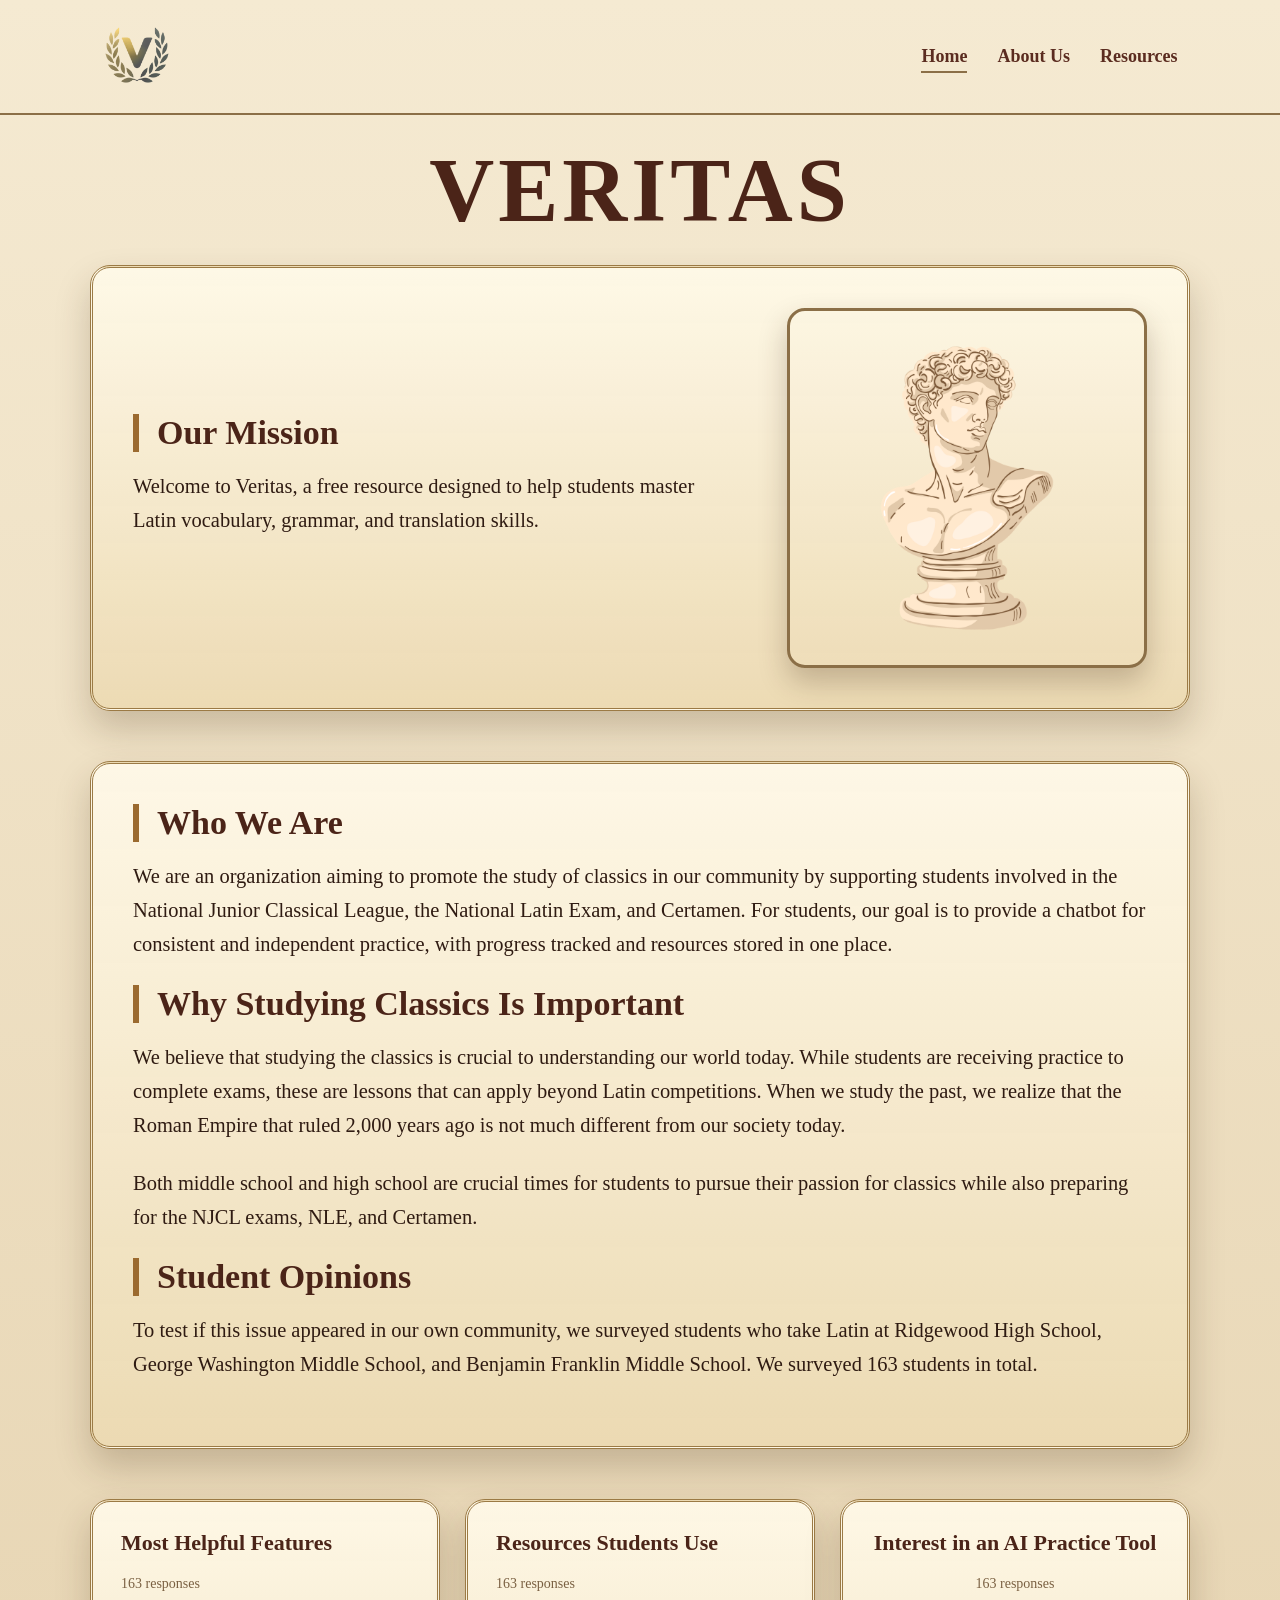
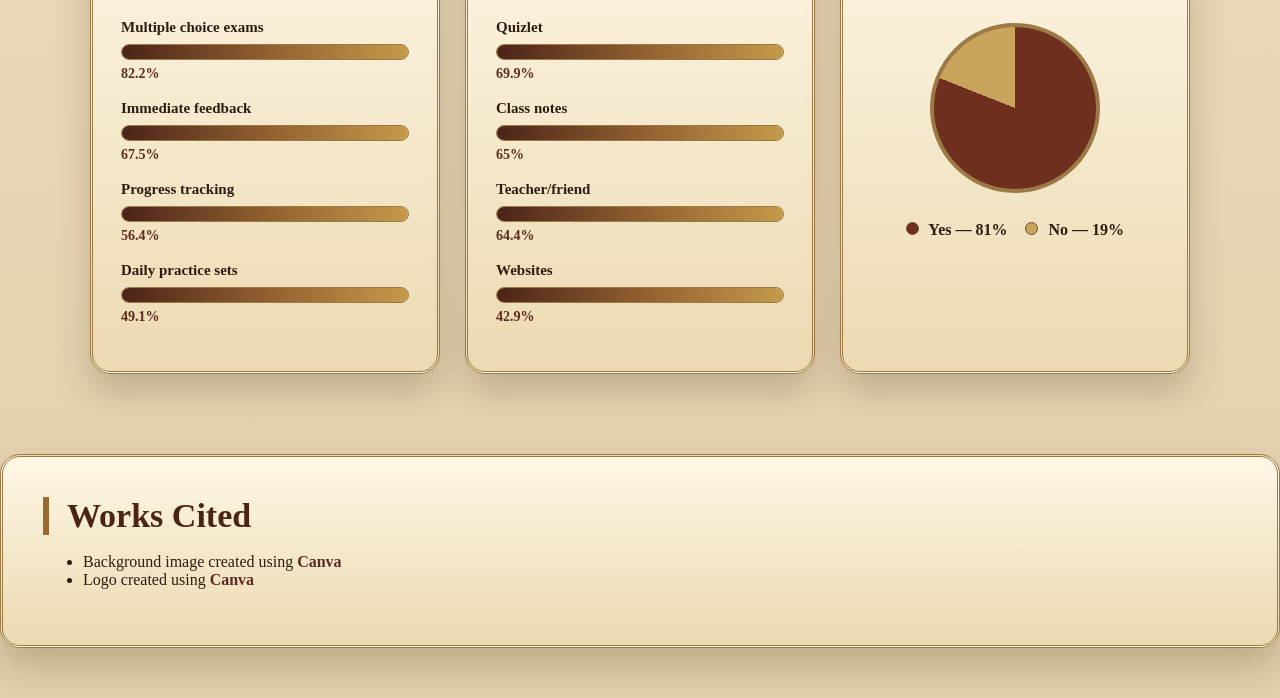
<file: index.html>
<!DOCTYPE html>
<html lang="en">
<head>
  <meta charset="UTF-8">
  <meta name="viewport" content="width=device-width, initial-scale=1.0">
  <title>Veritas</title>
  <link rel="stylesheet" href="main.css">
</head>

<body>
  <header class="site-header">
    <img src="logo.png" alt="Veritas Logo" class="logo">

    <nav>
      <ul class="menu">
        <li><a href="index.html" class="active">Home</a></li>
        <li><a href="about.html">About Us</a></li>
        <li><a href="resources.html">Resources</a></li>
      </ul>
    </nav>
  </header>

  <main class="page">
    <h1 class="page-title">Veritas</h1>

    <section class="section two-column">
      <div>
        <h2>Our Mission</h2>
        <p>
          Welcome to Veritas, a free resource designed to help students master Latin vocabulary,
          grammar, and translation skills.
        </p>
      </div>

      <img src="Untitled design (10).png" alt="Students studying Latin" class="section-image">
    </section>

    <section class="section">
      <h2>Who We Are</h2>
      <p>
        We are an organization aiming to promote the study of classics in our community by supporting
        students involved in the National Junior Classical League, the National Latin Exam, and Certamen.
        For students, our goal is to provide a chatbot for consistent and independent practice, with
        progress tracked and resources stored in one place.
      </p>

      <h2>Why Studying Classics Is Important</h2>
      <p>
        We believe that studying the classics is crucial to understanding our world today. While students
        are receiving practice to complete exams, these are lessons that can apply beyond Latin competitions.
        When we study the past, we realize that the Roman Empire that ruled 2,000 years ago is not much
        different from our society today.
      </p>

      <p>
        Both middle school and high school are crucial times for students to pursue their passion for classics
        while also preparing for the NJCL exams, NLE, and Certamen.
      </p>

      <h2>Student Opinions</h2>
      <p>
        To test if this issue appeared in our own community, we surveyed students who take Latin at Ridgewood
        High School, George Washington Middle School, and Benjamin Franklin Middle School. We surveyed 163
        students in total.
      </p>
    </section>

    <section class="stats-grid">
      <article class="card">
        <h3>Most Helpful Features</h3>
        <p class="small-text">163 responses</p>

        <div class="bar-row">
          <span>Multiple choice exams</span>
          <div class="bar"><div style="width: 82.2%;"></div></div>
          <strong>82.2%</strong>
        </div>

        <div class="bar-row">
          <span>Immediate feedback</span>
          <div class="bar"><div style="width: 67.5%;"></div></div>
          <strong>67.5%</strong>
        </div>

        <div class="bar-row">
          <span>Progress tracking</span>
          <div class="bar"><div style="width: 56.4%;"></div></div>
          <strong>56.4%</strong>
        </div>

        <div class="bar-row">
          <span>Daily practice sets</span>
          <div class="bar"><div style="width: 49.1%;"></div></div>
          <strong>49.1%</strong>
        </div>
      </article>

      <article class="card">
        <h3>Resources Students Use</h3>
        <p class="small-text">163 responses</p>

        <div class="bar-row">
          <span>Quizlet</span>
          <div class="bar"><div style="width: 69.9%;"></div></div>
          <strong>69.9%</strong>
        </div>

        <div class="bar-row">
          <span>Class notes</span>
          <div class="bar"><div style="width: 65%;"></div></div>
          <strong>65%</strong>
        </div>

        <div class="bar-row">
          <span>Teacher/friend</span>
          <div class="bar"><div style="width: 64.4%;"></div></div>
          <strong>64.4%</strong>
        </div>

        <div class="bar-row">
          <span>Websites</span>
          <div class="bar"><div style="width: 42.9%;"></div></div>
          <strong>42.9%</strong>
        </div>
      </article>

      <article class="card center-card">
        <h3>Interest in an AI Practice Tool</h3>
        <p class="small-text">163 responses</p>

        <div class="pie"></div>

        <div class="legend">
          <span><b class="yes"></b> Yes — 81%</span>
          <span><b class="no"></b> No — 19%</span>
        </div>
      </article>
    </section>
  </main>
  <section class="section">
    <h2>Works Cited</h2>
    <ul>
      <li>
        Background image created using
        <a href="https://www.canva.com" target="_blank">Canva</a>
      </li>
      <li>
        Logo created using
        <a href="https://www.canva.com" target="_blank">Canva</a>
      </li>
    </ul>
  </section>
  <script src="app.js"></script>
</body>
</html>
</file>
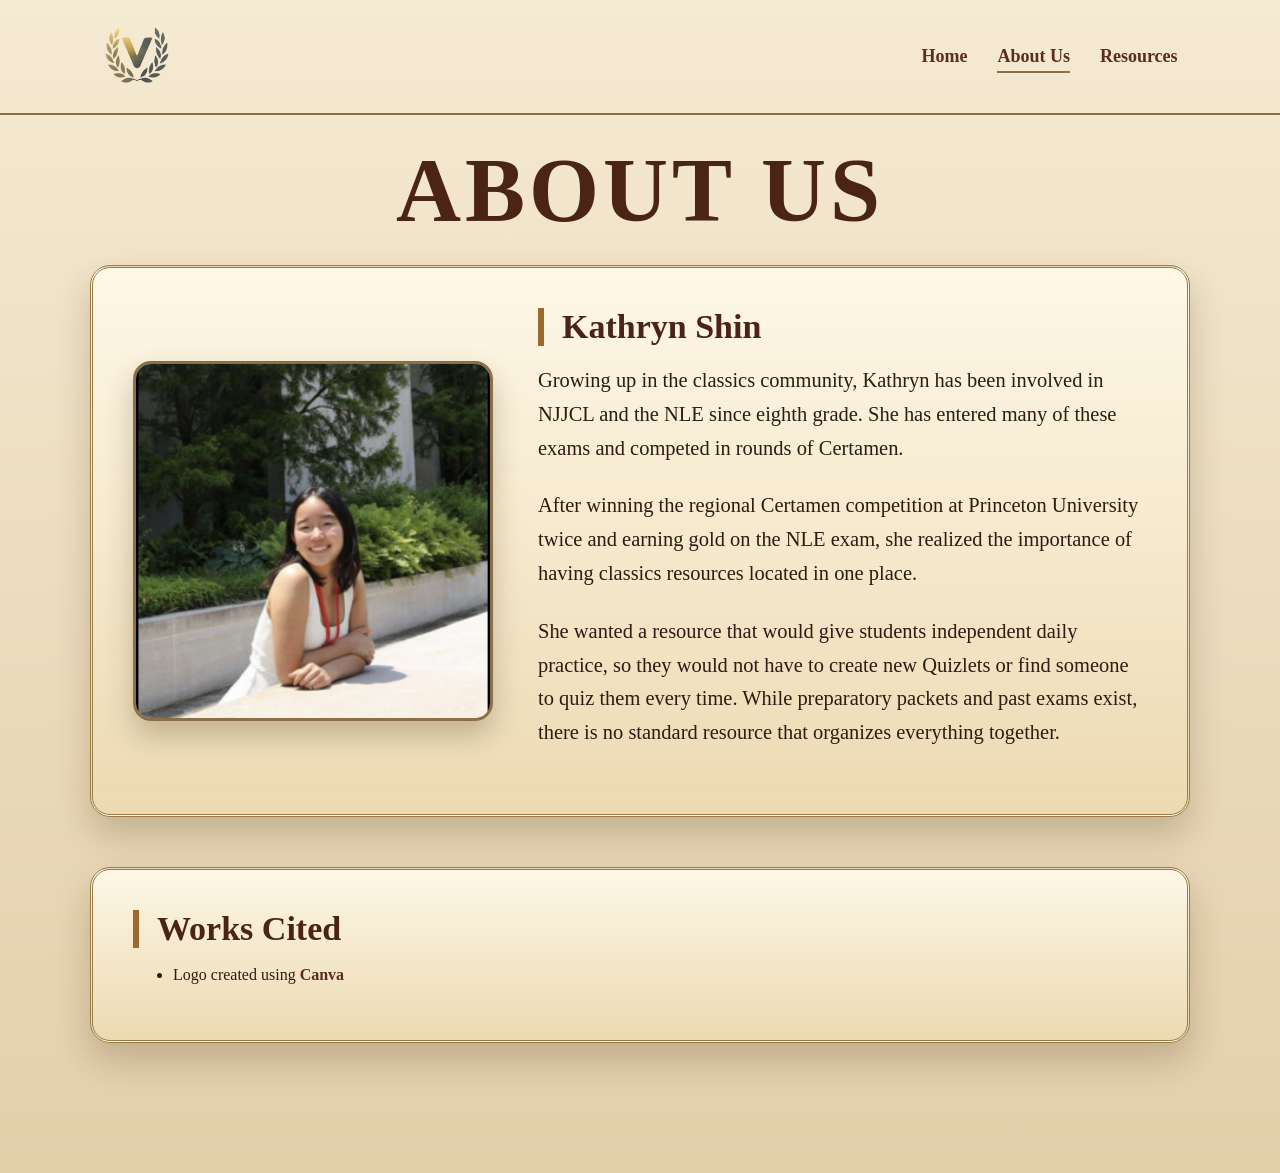
<file: about.html>
<!DOCTYPE html>
<html lang="en">
<head>
  <meta charset="UTF-8">
  <meta name="viewport" content="width=device-width, initial-scale=1.0">
  <title>About Us</title>
  <link rel="stylesheet" href="main.css">
</head>

<body>
  <header class="site-header">
    <img src="logo.png" alt="Veritas Logo" class="logo">

    <nav>
      <ul class="menu">
        <li><a href="index.html">Home</a></li>
        <li><a href="about.html" class="active">About Us</a></li>
        <li><a href="resources.html">Resources</a></li>
      </ul>
    </nav>
  </header>

  <main class="page">
    <h1 class="page-title">About Us</h1>

    <section class="section two-column">
      <img src="myphoto.jpg" alt="Kathryn Shin" class="section-image">

      <div>
        <h2>Kathryn Shin</h2>

        <p>
          Growing up in the classics community, Kathryn has been involved in NJJCL and the NLE since
          eighth grade. She has entered many of these exams and competed in rounds of Certamen.
        </p>

        <p>
          After winning the regional Certamen competition at Princeton University twice and earning gold
          on the NLE exam, she realized the importance of having classics resources located in one place.
        </p>

        <p>
          She wanted a resource that would give students independent daily practice, so they would not
          have to create new Quizlets or find someone to quiz them every time. While preparatory packets
          and past exams exist, there is no standard resource that organizes everything together.
        </p>
      </div>
    </section>
    <section class="section">
        <h2>Works Cited</h2>
        <ul>
          <li>
            Logo created using
            <a href="https://www.canva.com" target="_blank">Canva</a>
          </li>
        </ul>
      </section>
  </main>

  <script src="app.js"></script>
</body>
</html>
</file>
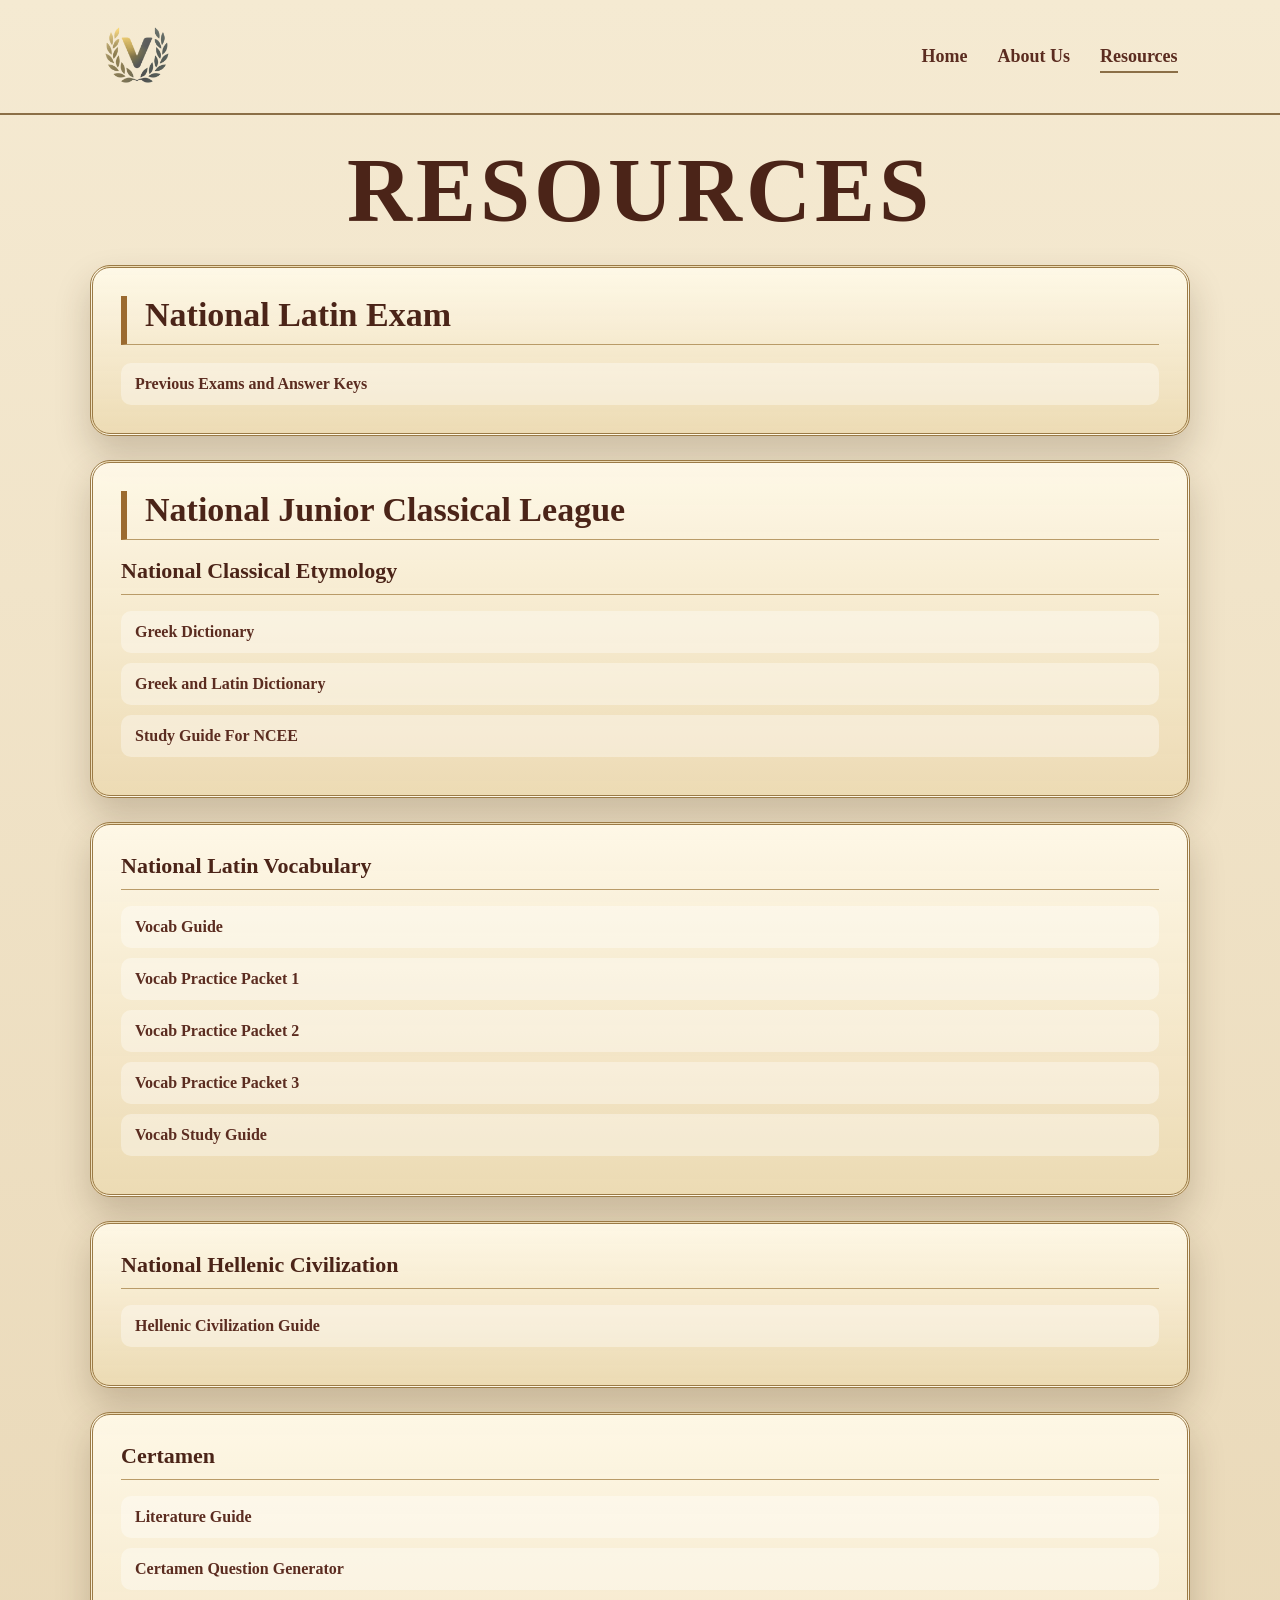
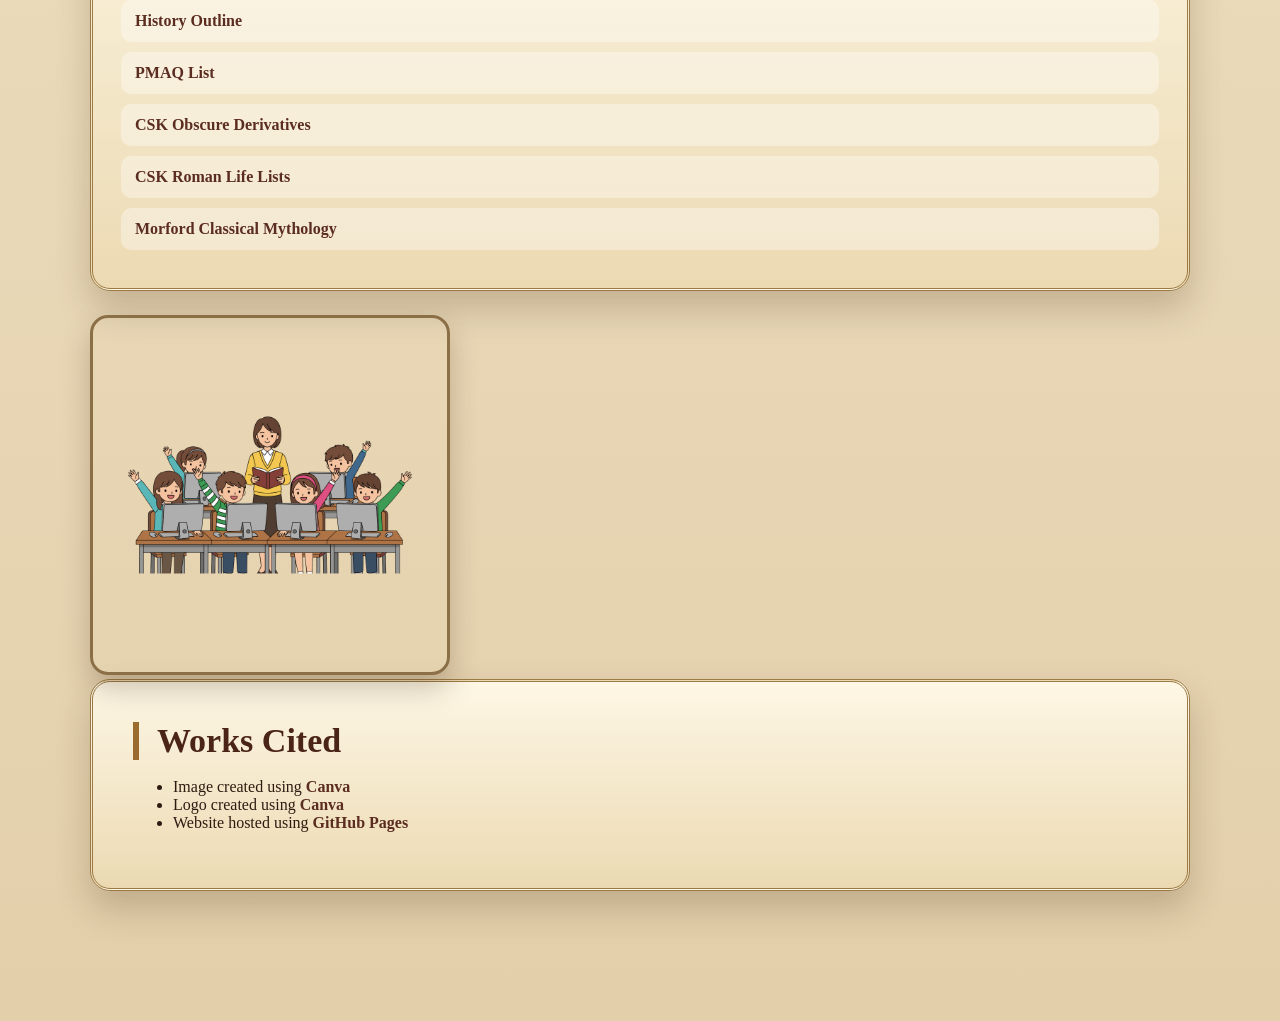
<file: resources.html>
<!DOCTYPE html>
<html lang="en">
<head>
  <meta charset="UTF-8">
  <meta name="viewport" content="width=device-width, initial-scale=1.0">
  <title>Resources</title>
  <link rel="stylesheet" href="main.css">
</head>

<body>
  <header class="site-header">
    <img src="logo.png" alt="Veritas Logo" class="logo">

    <nav>
      <ul class="menu">
        <li><a href="index.html">Home</a></li>
        <li><a href="about.html">About Us</a></li>
        <li><a href="resources.html" class="active">Resources</a></li>
      </ul>
    </nav>
  </header>

  <main class="page">
    <h1 class="page-title">Resources</h1>

    <section class="resources-grid">
      <div class="resources-list">
        <article class="card resource-card">
          <h2>National Latin Exam</h2>
          <a href="https://www.nle.org/previous-exams-and-answer-keys" target="_blank">
            Previous Exams and Answer Keys
          </a>
        </article>

        <article class="card resource-card">
          <h2>National Junior Classical League</h2>

          <h3>National Classical Etymology</h3>
          <ul>
            <li><a href="FinalGreekDict.pdf" target="_blank">Greek Dictionary</a></li>
            <li><a href="mergedlatdict.pdf" target="_blank">Greek and Latin Dictionary</a></li>
            <li><a href="Study_Guide_for_NCEE (1).pdf" target="_blank">Study Guide For NCEE</a></li>
          </ul>
        </article>

        <article class="card resource-card">
          <h3>National Latin Vocabulary</h3>
          <ul>
            <li><a href="NLVE List one-half.pdf" target="_blank">Vocab Guide</a></li>
            <li><a href="NLVE List one.pdf" target="_blank">Vocab Practice Packet 1</a></li>
            <li><a href="NLVE List two.pdf" target="_blank">Vocab Practice Packet 2</a></li>
            <li><a href="NLVE List three.pdf" target="_blank">Vocab Practice Packet 3</a></li>
            <li><a href="Study_Guide_for_NCEE (1).pdf" target="_blank">Vocab Study Guide</a></li>
          </ul>
        </article>

        <article class="card resource-card">
          <h3>National Hellenic Civilization</h3>
          <ul>
            <li><a href="NHCE Study Guide (All levels).pdf" target="_blank">Hellenic Civilization Guide</a></li>
          </ul>
        </article>

        <article class="card resource-card">
          <h3>Certamen</h3>
          <ul>
            <li><a href="Certamen Foundations_ Literature Summary.pdf" target="_blank">Literature Guide</a></li>
            <li><a href="Certamen Question Generator.pdf" target="_blank">Certamen Question Generator</a></li>
            <li><a href="History outline Certamen.pdf" target="_blank">History Outline</a></li>
            <li><a href="PMAQ Lists.pdf" target="_blank">PMAQ List</a></li>
            <li><a href="CSK - Obscure Derivatives List.pdf" target="_blank">CSK Obscure Derivatives</a></li>
            <li><a href="CSK - Roman Life Lists.pdf" target="_blank">CSK Roman Life Lists</a></li>
            <li><a href="Morford Classical Mythology.pdf" target="_blank">Morford Classical Mythology</a></li>
          </ul>
        </article>
        <img src="Untitled design (11).png" alt="Students learning Latin" class="section-image side-image">
    </section>

    <section class="section">
      <h2>Works Cited</h2>
      <ul>
        <li>
          Image created using
          <a href="https://www.canva.com" target="_blank">Canva</a>
        </li>
        <li>
          Logo created using
          <a href="https://www.canva.com" target="_blank">Canva</a>
        </li>
        <li>
          Website hosted using
          <a href="https://pages.github.com/" target="_blank">GitHub Pages</a>
        </li>
      </ul>
    </section>

  </main>

  <script src="app.js"></script>
</body>
</html>
</file>
<file: main.css>
/* =========================
   1. Global Reset
========================= */

* {
  box-sizing: border-box;
}

body {
  margin: 0;
  min-height: 100vh;
  font-family: Georgia, "Times New Roman", serif;
  color: #2f1b12;
  background: linear-gradient(180deg, #f5ead2, #e3cfaa);
}

img {
  max-width: 100%;
  height: auto;
}

a {
  color: #5b2c20;
  font-weight: bold;
  text-decoration: none;
}

a:hover {
  text-decoration: underline;
}

/* =========================
   2. Header / Navigation
========================= */

.site-header {
  height: 115px;
  display: flex;
  align-items: center;
  justify-content: space-between;
  padding: 0 8%;
  border-bottom: 2px solid #8b6f47;
}

.logo {
  display: block;
  width: 70px;
  height: 70px;
  object-fit: contain;
  flex-shrink: 0;
}

.menu {
  display: flex;
  gap: 30px;
  padding: 0;
  margin: 0;
  list-style: none;
}

.menu a {
  font-size: 18px;
  color: #5b2c20;
}

.menu a.active {
  border-bottom: 2px solid #8b6f47;
  padding-bottom: 5px;
}

/* =========================
   3. Page Layout
========================= */

.page {
  width: min(1100px, calc(100% - 40px));
  margin: 0 auto;
  padding-bottom: 80px;
}

.page-title {
  height: 150px;
  display: flex;
  align-items: center;
  justify-content: center;
  margin: 0;

  font-size: clamp(48px, 8vw, 90px);
  color: #4b2418;
  letter-spacing: 4px;
  text-align: center;
  text-transform: uppercase;
}

/* =========================
   4. Typography
========================= */

h2 {
  margin: 0 0 18px;
  padding-left: 18px;
  font-size: clamp(28px, 3vw, 34px);
  color: #4b2418;
  border-left: 6px solid #9b6a2f;
}

h3 {
  margin: 0 0 16px;
  font-size: 22px;
  color: #4b2418;
}

p {
  margin: 0 0 24px;
  font-size: clamp(18px, 1.6vw, 22px);
  line-height: 1.65;
}

.small-text {
  font-size: 14px;
  color: #7a6042;
}

/* =========================
   5. Shared Sections / Cards
========================= */

.section,
.card {
  background: linear-gradient(
    180deg,
    rgba(255, 249, 232, 0.95),
    rgba(236, 218, 178, 0.9)
  );
  border: 3px double #9b7a45;
  border-radius: 20px;
  box-shadow: 0 18px 35px rgba(62, 39, 18, 0.22);
}

.section {
  padding: 40px;
  margin-bottom: 50px;
}

.two-column {
  display: flex;
  align-items: center;
  gap: 45px;
}

.two-column > div {
  flex: 1;
}

.section-image {
  width: 360px;
  border-radius: 18px;
  border: 3px solid #8b6f47;
  box-shadow: 0 14px 28px rgba(62, 39, 18, 0.25);
}

/* =========================
   6. Home Stats
========================= */

.stats-grid {
  display: grid;
  grid-template-columns: repeat(3, 1fr);
  gap: 25px;
}

.card {
  padding: 28px;
}

.bar-row {
  margin-bottom: 18px;
}

.bar-row span {
  display: block;
  margin-bottom: 8px;
  font-size: 15px;
  font-weight: bold;
}

.bar {
  height: 16px;
  background: #d8bd85;
  border: 1px solid #9b7a45;
  border-radius: 999px;
  overflow: hidden;
}

.bar div {
  height: 100%;
  background: linear-gradient(90deg, #4b2418, #8f5f2f, #c49a4a);
}

.bar-row strong {
  display: block;
  margin-top: 6px;
  font-size: 14px;
  color: #5b2c20;
}

.center-card {
  text-align: center;
}

.pie {
  width: 170px;
  height: 170px;
  margin: 28px auto;
  border-radius: 50%;
  background: conic-gradient(#6f2f1f 0% 81%, #c9a45c 81% 100%);
  border: 4px solid #9b7a45;
}

.legend {
  display: flex;
  justify-content: center;
  gap: 18px;
  flex-wrap: wrap;
  font-weight: bold;
}

.legend b {
  display: inline-block;
  width: 13px;
  height: 13px;
  margin-right: 6px;
  border-radius: 50%;
  border: 1px solid #6b4f2c;
}

.yes {
  background: #6f2f1f;
}

.no {
  background: #c9a45c;
}

/* =========================
   7. Resources Page
========================= */

.resources-grid {
  display: flex;
  align-items: flex-start;
  gap: 40px;
}

.resources-list {
  flex: 1;
}

.resource-card {
  margin-bottom: 24px;
}

.resource-card h2,
.resource-card h3 {
  border-bottom: 1px solid #b99b68;
  padding-bottom: 10px;
}

.resource-card ul {
  padding: 0;
  margin: 0;
  list-style: none;
}

.resource-card li {
  margin: 10px 0;
}

.resource-card a {
  display: block;
  padding: 12px 14px;
  border-radius: 10px;
  background: rgba(255, 255, 255, 0.35);
}

.resource-card a:hover {
  background: rgba(255, 255, 255, 0.6);
}

.side-image {
  position: sticky;
  top: 30px;
}

/* =========================
   8. Responsive Design
========================= */

@media (max-width: 950px) {
  .two-column,
  .resources-grid {
    flex-direction: column;
  }

  .section-image {
    width: 100%;
    max-width: 380px;
    margin: 0 auto;
  }

  .side-image {
    position: static;
  }

  .stats-grid {
    grid-template-columns: 1fr;
  }
}

@media (max-width: 700px) {
  .site-header {
    height: auto;
    padding: 20px;
    flex-direction: column;
    gap: 18px;
  }

  .menu {
    justify-content: center;
    flex-wrap: wrap;
    gap: 18px;
  }

  .page {
    width: min(100% - 28px, 1100px);
  }

  .page-title {
    height: 125px;
    font-size: clamp(42px, 13vw, 64px);
  }

  .section,
  .card {
    padding: 24px;
  }

  p {
    font-size: 18px;
  }
}
</file>
